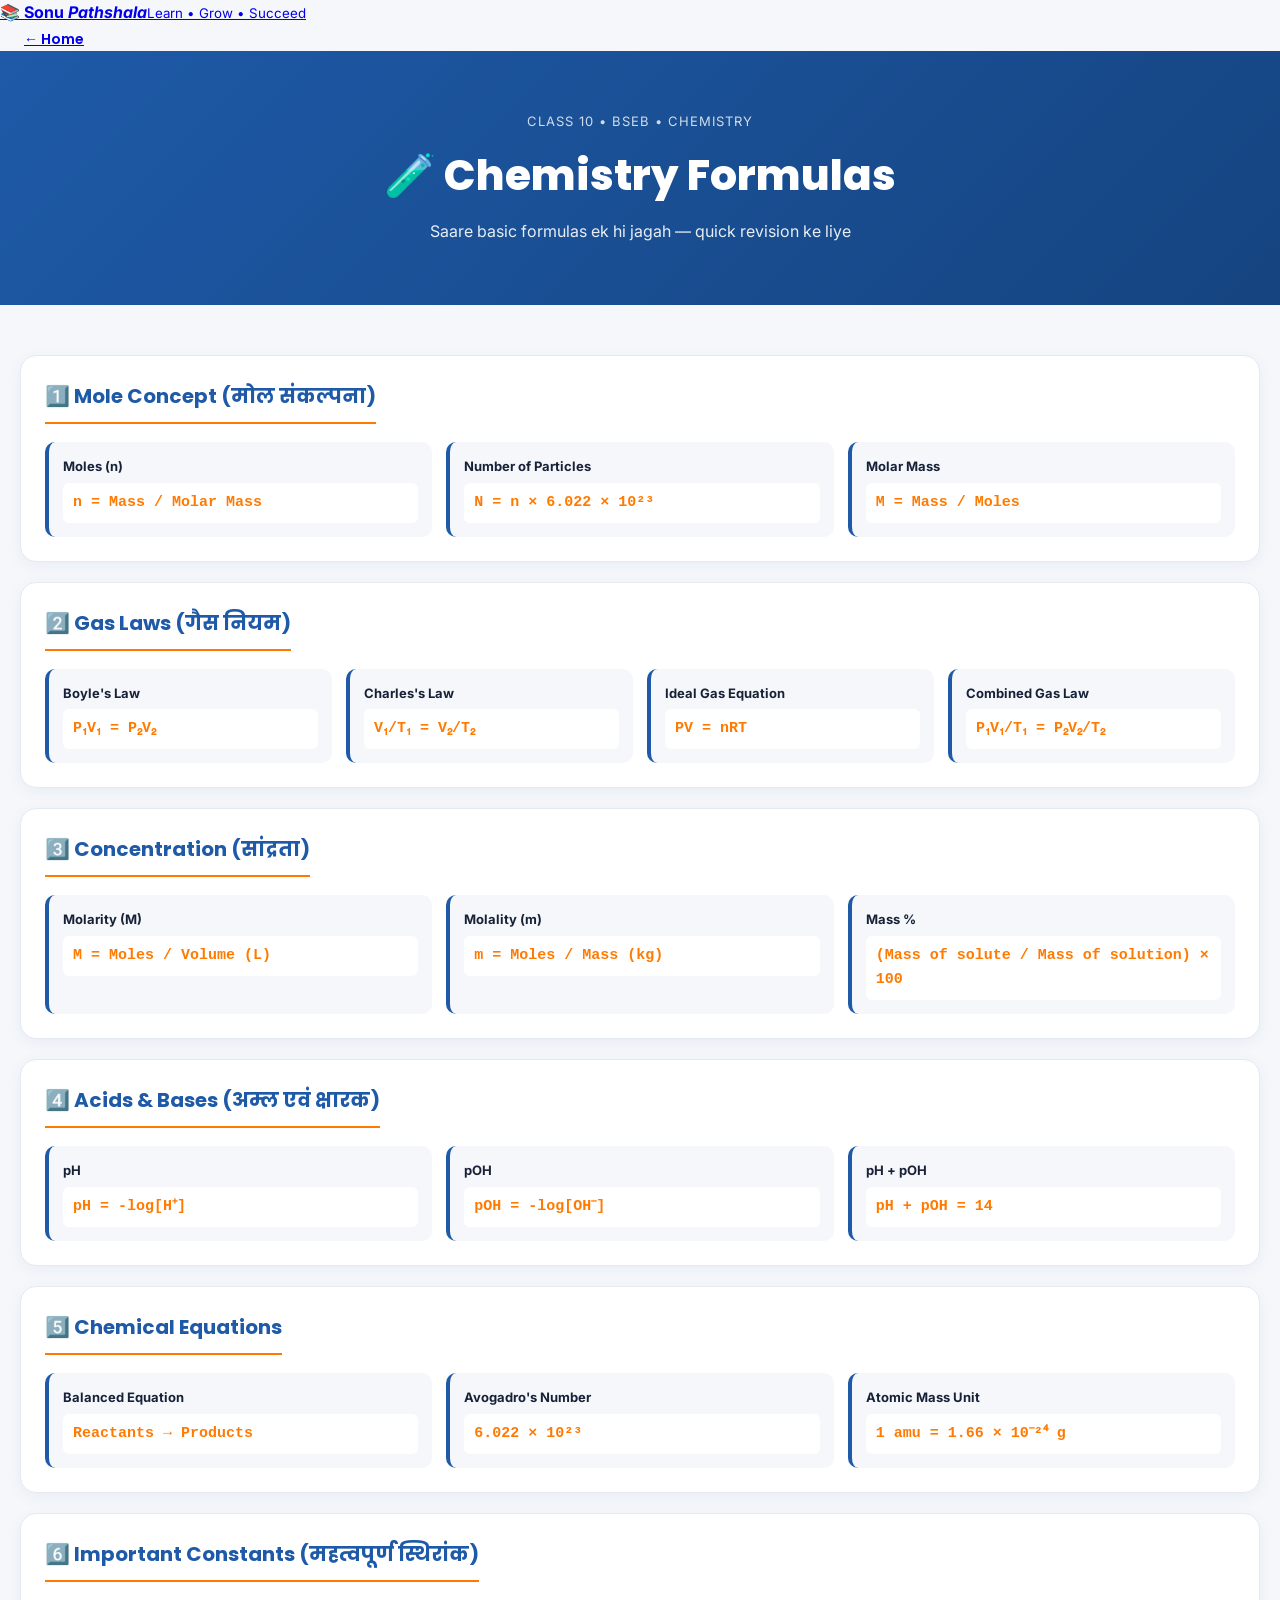
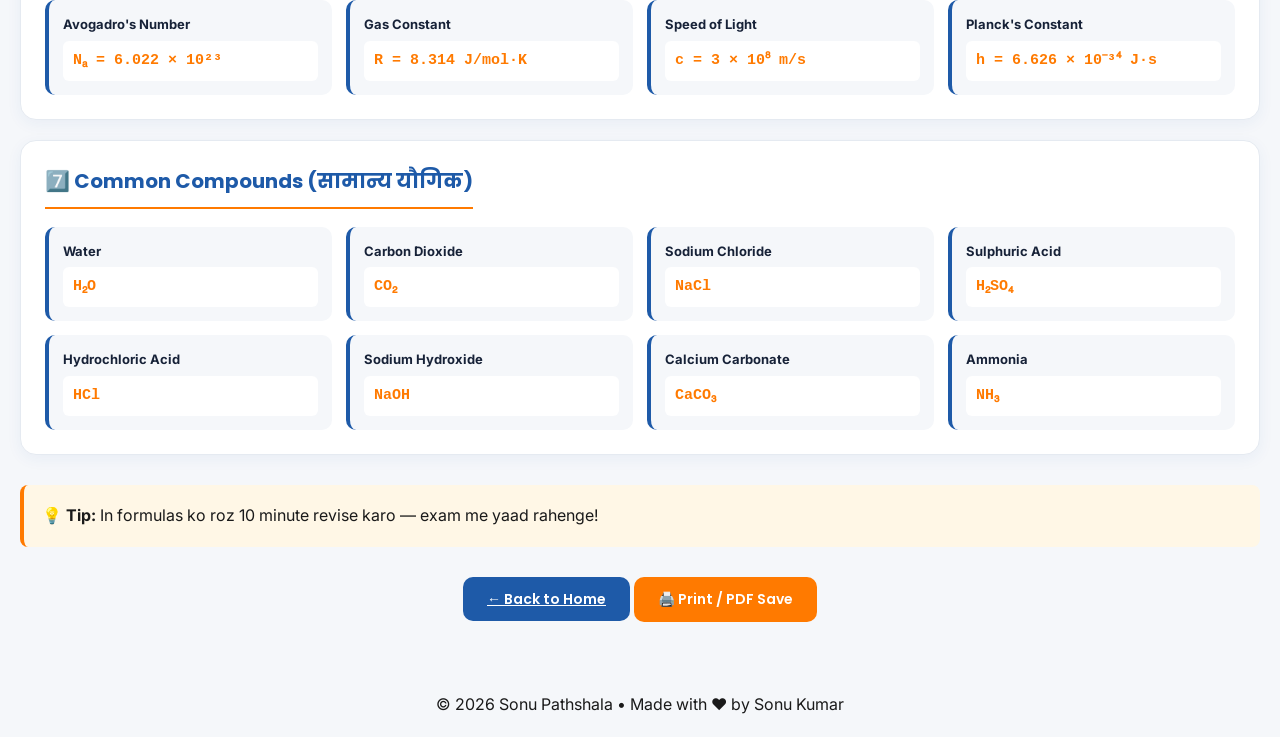
<file: notes/chemistry-formulas.html>
<!DOCTYPE html>
<html lang="hi">
<head>
<meta charset="UTF-8">
<meta name="viewport" content="width=device-width, initial-scale=1.0">
<title>Chemistry Formulas - Class 10 BSEB | Sonu Pathshala</title>
<link href="https://fonts.googleapis.com/css2?family=Poppins:wght@600;800&family=Inter:wght@400;500&display=swap" rel="stylesheet">
<link rel="stylesheet" href="../css/style.css">
<link rel="stylesheet" href="../css/responsive.css">
</head>
<body>

<header class="site-header">
  <div class="wrap topbar">
    <a class="brand" href="../index.html">
      <span class="brand-icon">📚</span>
      <span><strong>Sonu <em>Pathshala</em></strong><small>Learn • Grow • Succeed</small></span>
    </a>
    <div class="header-actions">
      <a href="../index.html" class="btn btn-light">← Home</a>
    </div>
  </div>
</header>

<section class="page-hero">
  <div class="wrap">
    <p class="breadcrumb">Class 10 • BSEB • Chemistry</p>
    <h1 class="page-title">🧪 Chemistry Formulas</h1>
    <p class="page-subtitle">Saare basic formulas ek hi jagah — quick revision ke liye</p>
  </div>
</section>

<section class="section">
  <div class="wrap">

    <!-- 1. MOLE CONCEPT -->
    <div class="formula-card">
      <h2>1️⃣ Mole Concept (मोल संकल्पना)</h2>
      <div class="formula-grid">
        <div class="formula-item">
          <b>Moles (n)</b>
          <code>n = Mass / Molar Mass</code>
        </div>
        <div class="formula-item">
          <b>Number of Particles</b>
          <code>N = n × 6.022 × 10²³</code>
        </div>
        <div class="formula-item">
          <b>Molar Mass</b>
          <code>M = Mass / Moles</code>
        </div>
      </div>
    </div>

    <!-- 2. GAS LAWS -->
    <div class="formula-card">
      <h2>2️⃣ Gas Laws (गैस नियम)</h2>
      <div class="formula-grid">
        <div class="formula-item">
          <b>Boyle's Law</b>
          <code>P₁V₁ = P₂V₂</code>
        </div>
        <div class="formula-item">
          <b>Charles's Law</b>
          <code>V₁/T₁ = V₂/T₂</code>
        </div>
        <div class="formula-item">
          <b>Ideal Gas Equation</b>
          <code>PV = nRT</code>
        </div>
        <div class="formula-item">
          <b>Combined Gas Law</b>
          <code>P₁V₁/T₁ = P₂V₂/T₂</code>
        </div>
      </div>
    </div>

    <!-- 3. CONCENTRATION -->
    <div class="formula-card">
      <h2>3️⃣ Concentration (सांद्रता)</h2>
      <div class="formula-grid">
        <div class="formula-item">
          <b>Molarity (M)</b>
          <code>M = Moles / Volume (L)</code>
        </div>
        <div class="formula-item">
          <b>Molality (m)</b>
          <code>m = Moles / Mass (kg)</code>
        </div>
        <div class="formula-item">
          <b>Mass %</b>
          <code>(Mass of solute / Mass of solution) × 100</code>
        </div>
      </div>
    </div>

    <!-- 4. ACIDS & BASES -->
    <div class="formula-card">
      <h2>4️⃣ Acids & Bases (अम्ल एवं क्षारक)</h2>
      <div class="formula-grid">
        <div class="formula-item">
          <b>pH</b>
          <code>pH = -log[H⁺]</code>
        </div>
        <div class="formula-item">
          <b>pOH</b>
          <code>pOH = -log[OH⁻]</code>
        </div>
        <div class="formula-item">
          <b>pH + pOH</b>
          <code>pH + pOH = 14</code>
        </div>
      </div>
    </div>

    <!-- 5. CHEMICAL EQUATIONS -->
    <div class="formula-card">
      <h2>5️⃣ Chemical Equations</h2>
      <div class="formula-grid">
        <div class="formula-item">
          <b>Balanced Equation</b>
          <code>Reactants → Products</code>
        </div>
        <div class="formula-item">
          <b>Avogadro's Number</b>
          <code>6.022 × 10²³</code>
        </div>
        <div class="formula-item">
          <b>Atomic Mass Unit</b>
          <code>1 amu = 1.66 × 10⁻²⁴ g</code>
        </div>
      </div>
    </div>

    <!-- 6. IMPORTANT CONSTANTS -->
    <div class="formula-card">
      <h2>6️⃣ Important Constants (महत्वपूर्ण स्थिरांक)</h2>
      <div class="formula-grid">
        <div class="formula-item">
          <b>Avogadro's Number</b>
          <code>Nₐ = 6.022 × 10²³</code>
        </div>
        <div class="formula-item">
          <b>Gas Constant</b>
          <code>R = 8.314 J/mol·K</code>
        </div>
        <div class="formula-item">
          <b>Speed of Light</b>
          <code>c = 3 × 10⁸ m/s</code>
        </div>
        <div class="formula-item">
          <b>Planck's Constant</b>
          <code>h = 6.626 × 10⁻³⁴ J·s</code>
        </div>
      </div>
    </div>

    <!-- 7. COMMON COMPOUNDS -->
    <div class="formula-card">
      <h2>7️⃣ Common Compounds (सामान्य यौगिक)</h2>
      <div class="formula-grid">
        <div class="formula-item">
          <b>Water</b>
          <code>H₂O</code>
        </div>
        <div class="formula-item">
          <b>Carbon Dioxide</b>
          <code>CO₂</code>
        </div>
        <div class="formula-item">
          <b>Sodium Chloride</b>
          <code>NaCl</code>
        </div>
        <div class="formula-item">
          <b>Sulphuric Acid</b>
          <code>H₂SO₄</code>
        </div>
        <div class="formula-item">
          <b>Hydrochloric Acid</b>
          <code>HCl</code>
        </div>
        <div class="formula-item">
          <b>Sodium Hydroxide</b>
          <code>NaOH</code>
        </div>
        <div class="formula-item">
          <b>Calcium Carbonate</b>
          <code>CaCO₃</code>
        </div>
        <div class="formula-item">
          <b>Ammonia</b>
          <code>NH₃</code>
        </div>
      </div>
    </div>

    <!-- NOTE -->
    <div class="notice" style="margin-top:30px;padding:18px;background:#fff7e6;border-left:4px solid #FF7A00;border-radius:8px;">
      <b>💡 Tip:</b> In formulas ko roz 10 minute revise karo — exam me yaad rahenge!
    </div>

    <div style="margin-top:30px;text-align:center;">
      <a href="../index.html" class="btn btn-primary">← Back to Home</a>
      <button onclick="window.print()" class="btn btn-orange">🖨️ Print / PDF Save</button>
    </div>

  </div>
</section>

<footer class="site-footer">
  <div class="wrap" style="padding:20px 0;text-align:center;">
    <p>© 2026 Sonu Pathshala • Made with ❤️ by Sonu Kumar</p>
  </div>
</footer>

<style>
.formula-card {
  background: #fff;
  border: 1px solid #e5eaf1;
  border-radius: 16px;
  padding: 24px;
  margin-bottom: 20px;
  box-shadow: 0 4px 15px rgba(30, 90, 168, 0.06);
}
.formula-card h2 {
  font-family: 'Poppins', sans-serif;
  font-size: 20px;
  color: #1E5AA8;
  margin: 0 0 18px 0;
  padding-bottom: 10px;
  border-bottom: 2px solid #FF7A00;
  display: inline-block;
}
.formula-grid {
  display: grid;
  grid-template-columns: repeat(auto-fit, minmax(240px, 1fr));
  gap: 14px;
}
.formula-item {
  background: #F5F7FA;
  border-radius: 10px;
  padding: 14px;
  border-left: 4px solid #1E5AA8;
}
.formula-item b {
  display: block;
  font-size: 13px;
  color: #172238;
  margin-bottom: 6px;
}
.formula-item code {
  display: block;
  font-family: 'Courier New', monospace;
  font-size: 15px;
  font-weight: 700;
  color: #FF7A00;
  background: #fff;
  padding: 8px 10px;
  border-radius: 6px;
  word-break: break-word;
}
[data-theme="dark"] .formula-card {
  background: #1E293B;
  border-color: #334155;
}
[data-theme="dark"] .formula-item {
  background: #0F172A;
}
[data-theme="dark"] .formula-item code {
  background: #1E293B;
}
@media print {
  .site-header, .page-hero, .btn, .site-footer { display: none; }
  .formula-card { break-inside: avoid; box-shadow: none; border: 1px solid #ccc; }
}
</style>

</body>
                                                            </html>
</file>
<file: css/style.css>
:root {
  --blue: #1E5AA8;
  --blue-dark: #154480;
  --orange: #FF7A00;
  --orange-light: #FFA94D;
  --bg: #F5F7FA;
  --card-bg: #FFFFFF;
  --text: #1A1A1A;
  --text-light: #666;
  --border: #E0E6ED;
  --shadow: 0 4px 20px rgba(30, 90, 168, 0.08);
  --shadow-hover: 0 8px 30px rgba(30, 90, 168, 0.15);
}

[data-theme="dark"] {
  --bg: #0F172A;
  --card-bg: #1E293B;
  --text: #F1F5F9;
  --text-light: #94A3B8;
  --border: #334155;
  --shadow: 0 4px 20px rgba(0,0,0,0.3);
}

* { margin: 0; padding: 0; box-sizing: border-box; }

body {
  font-family: 'Inter', sans-serif;
  background: var(--bg);
  color: var(--text);
  line-height: 1.6;
  transition: background 0.3s, color 0.3s;
}

.header {
  background: var(--card-bg);
  box-shadow: var(--shadow);
  position: sticky;
  top: 0;
  z-index: 100;
}

.header-inner {
  max-width: 1200px;
  margin: 0 auto;
  padding: 12px 20px;
  display: flex;
  align-items: center;
  justify-content: space-between;
  gap: 20px;
}

.logo {
  display: flex;
  align-items: center;
  gap: 10px;
  text-decoration: none;
}

.logo-img {
  width: 45px;
  height: 45px;
  object-fit: contain;
}

.logo-text { display: flex; flex-direction: column; }

.logo-title {
  font-family: 'Poppins', sans-serif;
  font-weight: 800;
  font-size: 20px;
  color: var(--blue);
  line-height: 1;
}

.logo-tag {
  font-size: 10px;
  color: var(--orange);
  font-weight: 600;
  letter-spacing: 0.5px;
}

.nav {
  display: flex;
  gap: 8px;
  flex-wrap: wrap;
}

.nav a {
  padding: 8px 14px;
  text-decoration: none;
  color: var(--text);
  font-weight: 500;
  font-size: 14px;
  border-radius: 8px;
  transition: all 0.3s;
}

.nav a:hover, .nav a.active {
  background: var(--blue);
  color: white;
}

.theme-btn {
  background: var(--orange);
  border: none;
  color: white;
  width: 40px;
  height: 40px;
  border-radius: 50%;
  cursor: pointer;
  font-size: 18px;
  transition: transform 0.3s;
}

.theme-btn:hover { transform: rotate(20deg) scale(1.1); }

.page-hero {
  background: linear-gradient(135deg, var(--blue) 0%, var(--blue-dark) 100%);
  color: white;
  padding: 60px 20px;
  text-align: center;
}

.container { max-width: 900px; margin: 0 auto; padding: 0 20px; }

.breadcrumb {
  font-size: 13px;
  opacity: 0.8;
  margin-bottom: 10px;
  letter-spacing: 1px;
  text-transform: uppercase;
}

.page-title {
  font-family: 'Poppins', sans-serif;
  font-size: 42px;
  font-weight: 800;
  margin-bottom: 10px;
}

.page-subtitle { font-size: 16px; opacity: 0.9; }

.section { padding: 50px 20px; }

.flashcard-wrap {
  display: flex;
  flex-direction: column;
  align-items: center;
  gap: 25px;
}

.flashcard {
  width: 100%;
  max-width: 500px;
  height: 300px;
  perspective: 1000px;
  cursor: pointer;
}

.flashcard-inner {
  position: relative;
  width: 100%;
  height: 100%;
  transition: transform 0.7s;
  transform-style: preserve-3d;
}

.flashcard.flipped .flashcard-inner { transform: rotateY(180deg); }

.flashcard-front, .flashcard-back {
  position: absolute;
  width: 100%;
  height: 100%;
  backface-visibility: hidden;
  border-radius: 20px;
  padding: 30px;
  display: flex;
  flex-direction: column;
  justify-content: center;
  align-items: center;
  text-align: center;
  box-shadow: var(--shadow-hover);
}

.flashcard-front {
  background: linear-gradient(135deg, #FFFFFF 0%, #F0F5FF 100%);
  border: 2px solid var(--blue);
}

.flashcard-back {
  background: linear-gradient(135deg, var(--orange) 0%, #FF9F40 100%);
  color: white;
  transform: rotateY(180deg);
}

.card-label {
  font-size: 12px;
  font-weight: 700;
  letter-spacing: 2px;
  margin-bottom: 15px;
  opacity: 0.7;
}

.flashcard-front p {
  font-size: 22px;
  font-weight: 600;
  color: var(--blue);
}

.flashcard-back p {
  font-size: 22px;
  font-weight: 600;
  color: white;
}

.card-hint {
  font-size: 12px;
  color: var(--text-light);
  margin-top: 20px;
  font-style: italic;
}

.btn {
  padding: 12px 24px;
  border: none;
  border-radius: 10px;
  font-family: 'Poppins', sans-serif;
  font-weight: 600;
  font-size: 14px;
  cursor: pointer;
  transition: all 0.3s;
}

.btn-primary { background: var(--blue); color: white; }
.btn-primary:hover { background: var(--blue-dark); transform: translateY(-2px); }

.btn-orange { background: var(--orange); color: white; }
.btn-orange:hover { background: #E56B00; transform: translateY(-2px); }

.btn-outline {
  background: transparent;
  color: var(--blue);
  border: 2px solid var(--blue);
}
.btn-outline:hover { background: var(--blue); color: white; }

.card-controls {
  display: flex;
  align-items: center;
  gap: 20px;
  flex-wrap: wrap;
  justify-content: center;
}

.card-counter {
  font-weight: 700;
  color: var(--blue);
  font-size: 16px;
  min-width: 80px;
  text-align: center;
}

.card-actions {
  display: flex;
  gap: 12px;
  flex-wrap: wrap;
  justify-content: center;
}

.footer {
  background: var(--blue-dark);
  color: white;
  padding: 30px 20px;
  text-align: center;
  margin-top: 50px;
}

.footer p { margin-bottom: 10px; opacity: 0.9; }

.footer-links {
  display: flex;
  justify-content: center;
  gap: 20px;
  flex-wrap: wrap;
}

.footer-links a {
  color: white;
  text-decoration: none;
  opacity: 0.8;
}

.footer-links a:hover { opacity: 1; text-decoration: underline; }

@media (max-width: 768px) {
  .page-title { font-size: 30px; }
  .nav { display: none; }
  .flashcard { height: 260px; }
  .flashcard-front p, .flashcard-back p { font-size: 18px; }
  .header-inner { padding: 10px 12px; gap: 8px; }
  .logo-img { width: 35px; height: 35px; }
  .logo-title { font-size: 15px; }
  .logo-tag { font-size: 8px; }
  .theme-btn { width: 35px; height: 35px; font-size: 15px; }
  }
</file>
<file: css/responsive.css>
/* ============ RESPONSIVE ============ */

@media (max-width: 992px) {
  .hero {
    grid-template-columns: 1fr;
    text-align: center;
    padding-top: 40px;
    min-height: auto;
  }
  .hero-art { min-height: 280px; }
  .resource-grid { grid-template-columns: repeat(3, 1fr); }
  .subject-grid { grid-template-columns: repeat(3, 1fr); }
  .promo-section { grid-template-columns: 1fr; padding: 35px 30px; }
  .promo-illustration { display: none; }
  .timetable-card { grid-template-columns: 1fr; }
  .stats { grid-template-columns: repeat(2, 1fr); }
  .stats > div { border-right: 0; border-bottom: 1px solid var(--border); padding: 12px 0; }
  .stats > div:nth-child(3), .stats > div:nth-child(4) { border-bottom: 0; }
  .footer-main { grid-template-columns: 1fr 1fr; }
}

@media (max-width: 768px) {
  .wrap { width: calc(100% - 24px); }
  .topbar { min-height: 70px; gap: 10px; }
  .header-actions .search-box { display: none; }
  .menu-toggle { display: inline-grid; place-items: center; }
  .nav-bar {
    display: none;
    border-top: 1px solid var(--border);
  }
  .nav-bar.open { display: block; }
  .nav-inner {
    flex-direction: column;
    align-items: stretch;
    gap: 0;
    padding: 10px 0;
  }
  .nav-inner > a {
    padding: 12px 5px;
    border-bottom: 1px solid var(--border);
  }
  .nav-inner > a.active:after { display: none; }
  .nav-inner .nav-telegram { margin-left: 0; }
  
  .hero { padding-top: 30px; padding-bottom: 40px; }
  .hero h1 { font-size: 30px; letter-spacing: -1px; }
  .hero-lead { font-size: 14px; }
  .hero-buttons .btn { padding: 11px 16px; font-size: 12px; }
  .hero-art { min-height: 240px; }
  .hero-image-frame { width: min(240px, 70%); }
  .orbit { width: 280px; height: 280px; }
  .orbit-two { width: 320px; height: 320px; }
  .floating-card { padding: 9px 12px; }
  .floating-card > span { font-size: 20px; }
  .floating-card b { font-size: 11px; }
  .floating-card small { font-size: 9px; }
  
  .stats { grid-template-columns: repeat(2, 1fr); padding: 18px 10px; margin-bottom: 40px; }
  .stats b { font-size: 20px; }
  .stats span { font-size: 11px; }
  
  .section { padding-bottom: 45px; }
  .section h2, .community h2 { font-size: 24px; letter-spacing: -0.5px; }
  .section-heading { flex-direction: column; align-items: flex-start; gap: 8px; }
  
  .resource-grid { grid-template-columns: repeat(2, 1fr); gap: 12px; }
  .resource-card { min-height: 200px; padding: 16px 14px; }
  .card-icon { width: 42px; height: 42px; font-size: 20px; }
  .resource-card h3 { font-size: 14px; }
  
  .subject-band { padding: 40px 0; }
  .subject-grid { grid-template-columns: repeat(2, 1fr); gap: 10px; }
  .subject-pill { padding: 16px 8px; }
  .subject-pill span { font-size: 24px; }
  .subject-pill b { font-size: 11px; }
  .subject-pill small { font-size: 10px; }
  
  .promo-section { margin: 40px 0; padding: 28px 22px; border-radius: 18px; }
  .promo-copy h2 { font-size: 24px; }
  .promo-copy p { font-size: 12px; }
  
  .tips-grid { grid-template-columns: 1fr; gap: 12px; }
  .tip-card { padding: 20px; }
  
  .timetable-card { padding: 22px 18px; gap: 20px; }
  .timetable-card h2 { font-size: 22px; }
  
  .community {
    flex-direction: column;
    text-align: center;
    padding: 22px 18px;
    gap: 14px;
  }
  .community-actions { margin-left: 0; flex-wrap: wrap; justify-content: center; }
  .community-icon { width: 55px; height: 55px; font-size: 24px; }
  
  .site-footer { padding: 28px 0 0; }
  .footer-main { grid-template-columns: 1fr; gap: 22px; }
  .footer-bottom { flex-direction: column; text-align: center; gap: 8px; }
  
  .page-title { font-size: 28px; }
  .page-hero { padding: 40px 15px; }
  .section { padding: 35px 15px; }
  
  .flashcard { height: 240px; }
  .flashcard-front p, .flashcard-back p { font-size: 18px; }
  .card-controls { gap: 10px; }
  .btn { padding: 10px 16px; font-size: 12px; }
}

@media (max-width: 480px) {
  .resource-grid { grid-template-columns: 1fr; }
  .subject-grid { grid-template-columns: 1fr; }
  .stats { grid-template-columns: 1fr; }
  .stats > div { border-right: 0; border-bottom: 1px solid var(--border); }
  .stats > div:last-child { border-bottom: 0; }
  .hero h1 { font-size: 26px; }
  .hero-buttons { flex-direction: column; align-items: stretch; }
  .hero-buttons .btn { width: 100%; }
  .footer-main { grid-template-columns: 1fr; }
    }
</file>
